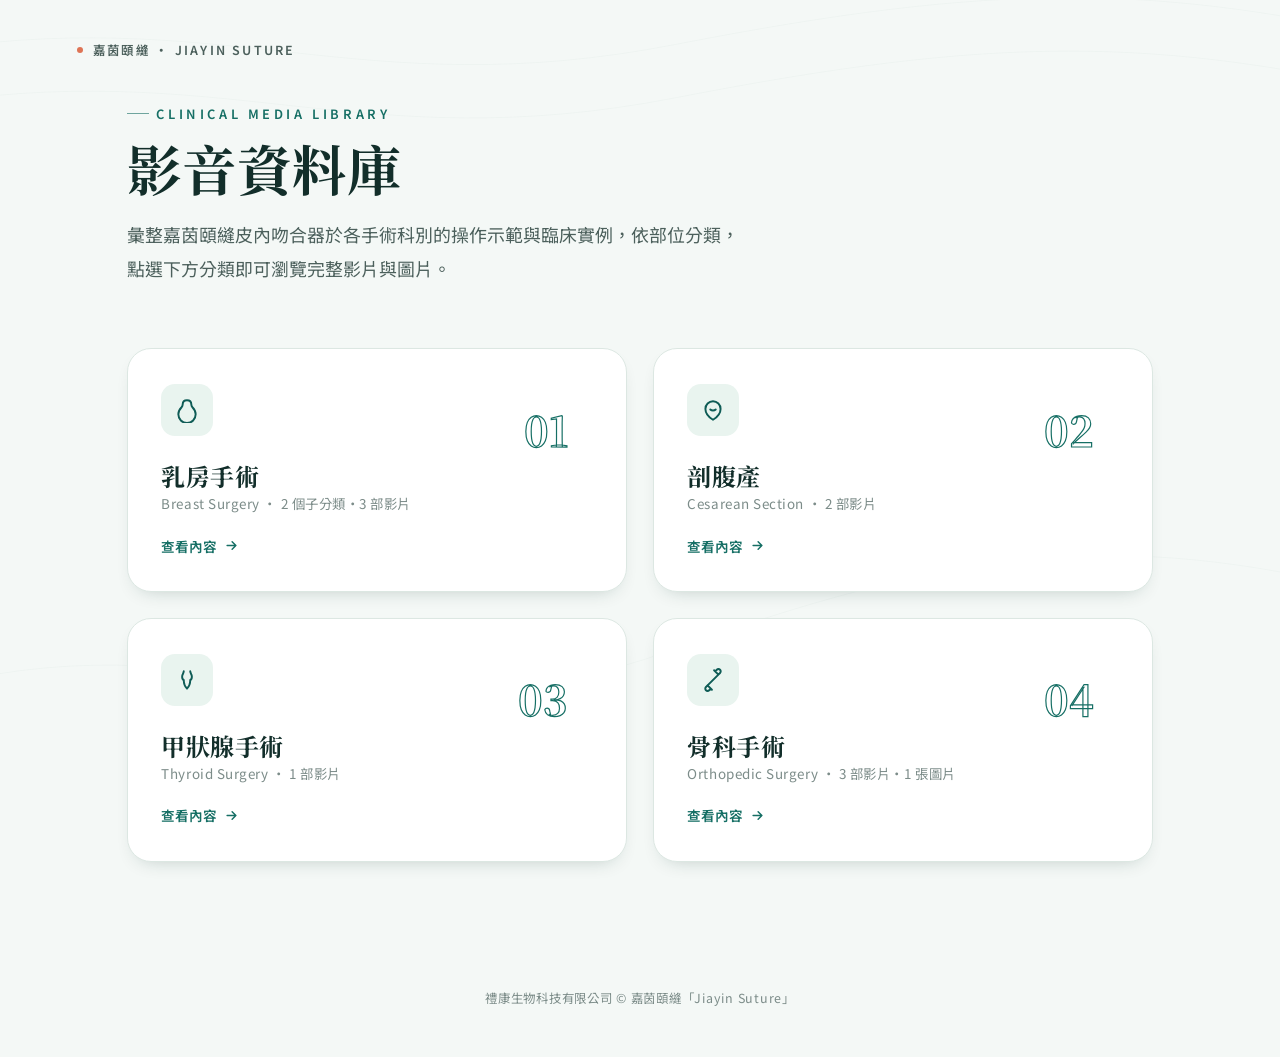
<file: index.html>
<!DOCTYPE html>
<html lang="zh-Hant">
<head>
<meta charset="UTF-8">
<meta name="viewport" content="width=device-width, initial-scale=1.0">
<title>嘉茵頤縫 影音資料庫｜臨床示範與案例</title>
<meta name="description" content="嘉茵頤縫 一次性可吸收釘皮內吻合器 — 臨床影音資料庫">
<link rel="preconnect" href="https://fonts.googleapis.com">
<link rel="preconnect" href="https://fonts.gstatic.com" crossorigin>
<link href="https://fonts.googleapis.com/css2?family=Noto+Serif+TC:wght@500;600;700;900&family=Noto+Sans+TC:wght@300;400;500;600;700&display=swap" rel="stylesheet">
<link rel="stylesheet" href="assets/css/style.css">
</head>
<body>

<svg class="bg-topo" viewBox="0 0 1440 900" preserveAspectRatio="xMidYMid slice" xmlns="http://www.w3.org/2000/svg">
  <g stroke="#0F5C56" stroke-opacity="0.06" fill="none" stroke-width="1">
    <path d="M-100,120 C 250,60 400,180 760,110 S 1300,40 1600,110"/>
    <path d="M-100,60 C 250,0 400,120 760,50 S 1300,-20 1600,50"/>
    <path d="M-100,780 C 250,680 400,860 760,730 S 1300,600 1600,680"/>
  </g>
</svg>

<header class="site-header">
  <div class="brandmark"><span class="dot"></span> 嘉茵頤縫 · JIAYIN SUTURE</div>
</header>

<section class="hero">
  <div class="eyebrow">Clinical Media Library</div>
  <h1>影音資料庫</h1>
  <p class="lead">彙整嘉茵頤縫皮內吻合器於各手術科別的操作示範與臨床實例，依部位分類，點選下方分類即可瀏覽完整影片與圖片。</p>
</section>

<main class="cat-grid">

  <a class="cat-card" href="breast/">
    <div class="num">01</div>
    <div class="icon">
      <svg viewBox="0 0 24 24" fill="none" stroke="currentColor" stroke-width="1.8" stroke-linecap="round" stroke-linejoin="round"><path d="M12 3c-2.5 0-4 1.6-4 4 0 1-.3 1.8-1 2.5C5.5 11 4 13 4 16a8 8 0 0 0 16 0c0-3-1.5-5-3-6.5-.7-.7-1-1.5-1-2.5 0-2.4-1.5-4-4-4Z"/></svg>
    </div>
    <div>
      <h2>乳房手術</h2>
      <div class="meta">Breast Surgery · 2 個子分類・3 部影片</div>
    </div>
    <div class="cta">查看內容 <svg viewBox="0 0 24 24" fill="none" stroke="currentColor" stroke-width="2.4" stroke-linecap="round" stroke-linejoin="round"><path d="M5 12h14M13 6l6 6-6 6"/></svg></div>
  </a>

  <a class="cat-card" href="cesarean/">
    <div class="num">02</div>
    <div class="icon">
      <svg viewBox="0 0 24 24" fill="none" stroke="currentColor" stroke-width="1.8" stroke-linecap="round" stroke-linejoin="round"><path d="M12 21c-4-2.5-7-6-7-10a7 7 0 0 1 14 0c0 4-3 7.5-7 10Z"/><path d="M9.5 11.5c.8.8 1.4 1 2.5 1s1.7-.2 2.5-1"/></svg>
    </div>
    <div>
      <h2>剖腹產</h2>
      <div class="meta">Cesarean Section · 2 部影片</div>
    </div>
    <div class="cta">查看內容 <svg viewBox="0 0 24 24" fill="none" stroke="currentColor" stroke-width="2.4" stroke-linecap="round" stroke-linejoin="round"><path d="M5 12h14M13 6l6 6-6 6"/></svg></div>
  </a>

  <a class="cat-card" href="thyroid/">
    <div class="num">03</div>
    <div class="icon">
      <svg viewBox="0 0 24 24" fill="none" stroke="currentColor" stroke-width="1.8" stroke-linecap="round" stroke-linejoin="round"><path d="M9 4c0 2-1.5 2.5-1.5 5S9 12 9 12M15 4c0 2 1.5 2.5 1.5 5S15 12 15 12M9 12c0 4 1 6 3 8 2-2 3-4 3-8"/></svg>
    </div>
    <div>
      <h2>甲狀腺手術</h2>
      <div class="meta">Thyroid Surgery · 1 部影片</div>
    </div>
    <div class="cta">查看內容 <svg viewBox="0 0 24 24" fill="none" stroke="currentColor" stroke-width="2.4" stroke-linecap="round" stroke-linejoin="round"><path d="M5 12h14M13 6l6 6-6 6"/></svg></div>
  </a>

  <a class="cat-card" href="ortho/">
    <div class="num">04</div>
    <div class="icon">
      <svg viewBox="0 0 24 24" fill="none" stroke="currentColor" stroke-width="1.8" stroke-linecap="round" stroke-linejoin="round"><path d="M7 17 17 7M14 4l1.5-1.5a2.1 2.1 0 0 1 3 3L17 7l-4-4Z"/><path d="M10 20 8.5 21.5a2.1 2.1 0 0 1-3-3L7 17l4 4Z"/></svg>
    </div>
    <div>
      <h2>骨科手術</h2>
      <div class="meta">Orthopedic Surgery · 3 部影片・1 張圖片</div>
    </div>
    <div class="cta">查看內容 <svg viewBox="0 0 24 24" fill="none" stroke="currentColor" stroke-width="2.4" stroke-linecap="round" stroke-linejoin="round"><path d="M5 12h14M13 6l6 6-6 6"/></svg></div>
  </a>

</main>

<footer class="site-footer">禮康生物科技有限公司 © 嘉茵頤縫「Jiayin Suture」</footer>

</body>
</html>
</file>
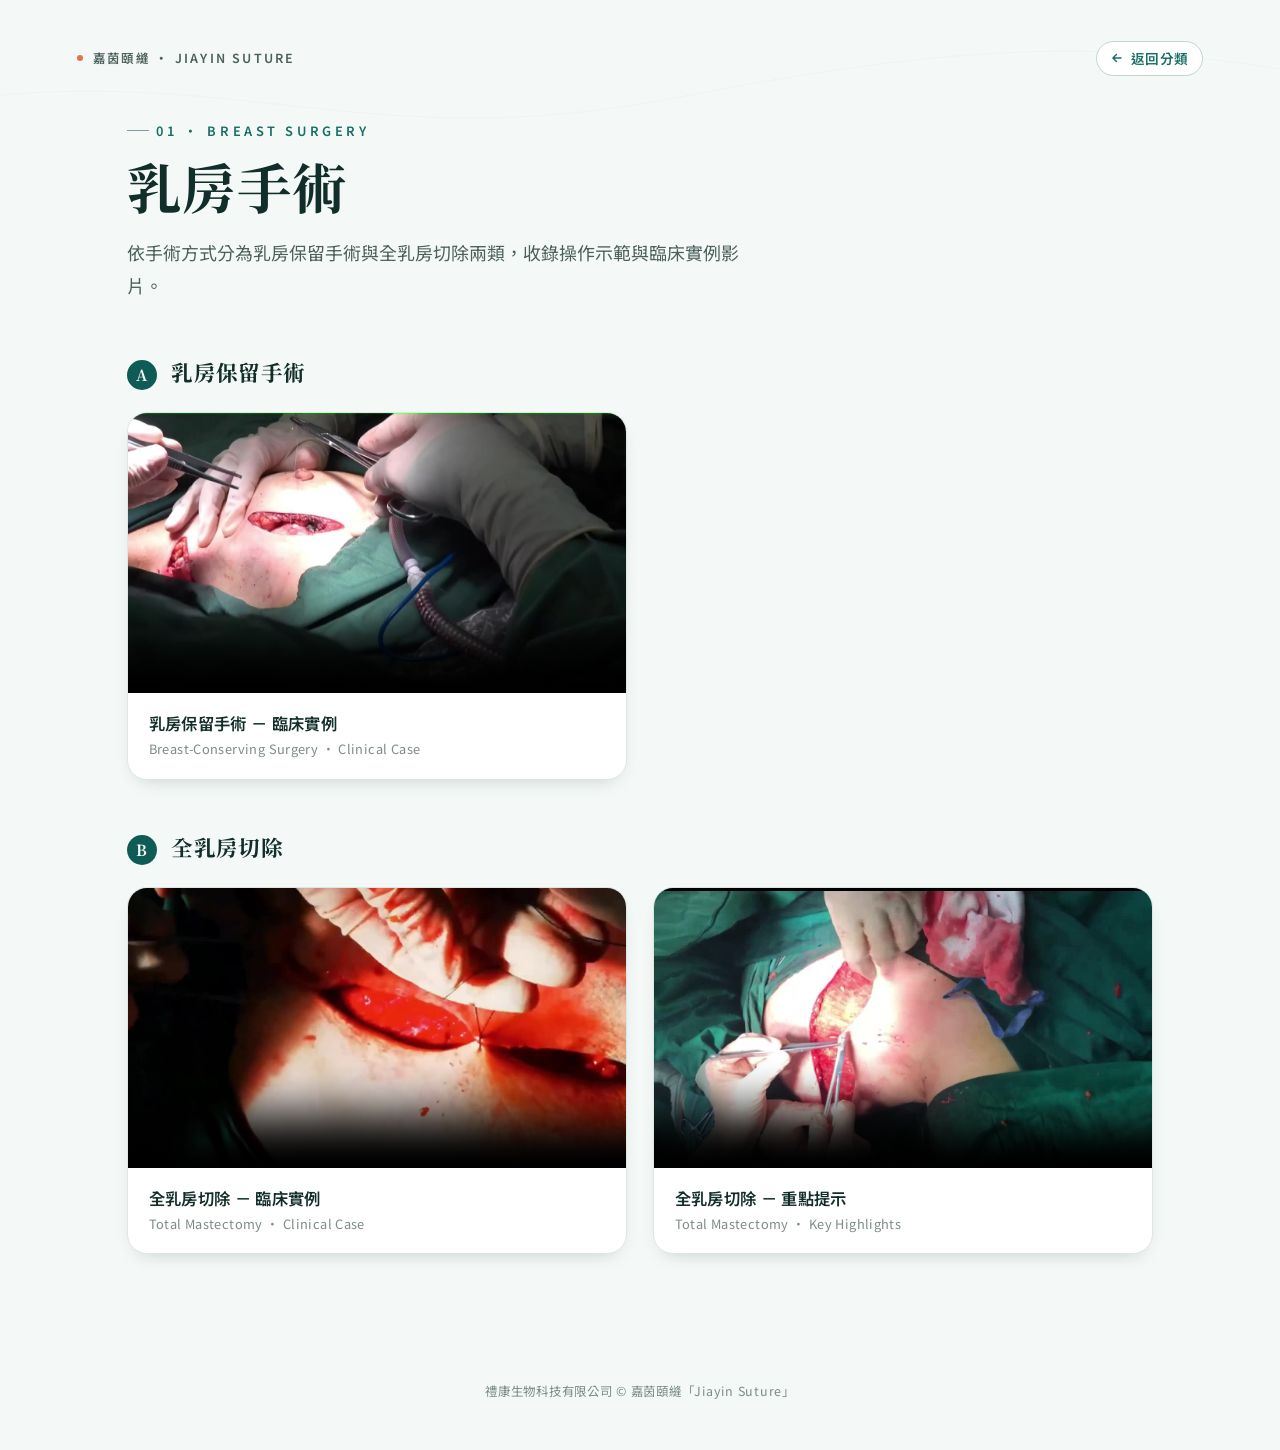
<file: breast/index.html>
<!DOCTYPE html>
<html lang="zh-Hant">
<head>
<meta charset="UTF-8">
<meta name="viewport" content="width=device-width, initial-scale=1.0">
<title>乳房手術｜嘉茵頤縫 影音資料庫</title>
<link rel="preconnect" href="https://fonts.googleapis.com">
<link rel="preconnect" href="https://fonts.gstatic.com" crossorigin>
<link href="https://fonts.googleapis.com/css2?family=Noto+Serif+TC:wght@500;600;700;900&family=Noto+Sans+TC:wght@300;400;500;600;700&display=swap" rel="stylesheet">
<link rel="stylesheet" href="../assets/css/style.css">
</head>
<body>

<svg class="bg-topo" viewBox="0 0 1440 900" preserveAspectRatio="xMidYMid slice" xmlns="http://www.w3.org/2000/svg">
  <g stroke="#0F5C56" stroke-opacity="0.06" fill="none" stroke-width="1">
    <path d="M-100,120 C 250,60 400,180 760,110 S 1300,40 1600,110"/>
  </g>
</svg>

<header class="site-header">
  <div class="brandmark"><span class="dot"></span> 嘉茵頤縫 · JIAYIN SUTURE</div>
  <a class="back-link" href="../"><svg viewBox="0 0 24 24" fill="none" stroke="currentColor" stroke-width="2.4" stroke-linecap="round" stroke-linejoin="round"><path d="M19 12H5M11 6l-6 6 6 6"/></svg> 返回分類</a>
</header>

<section class="hero">
  <div class="eyebrow">01 · Breast Surgery</div>
  <h1>乳房手術</h1>
  <p class="lead">依手術方式分為乳房保留手術與全乳房切除兩類，收錄操作示範與臨床實例影片。</p>
</section>

<main class="content">

  <div class="group">
    <div class="group-head"><span class="tag">A</span><h2>乳房保留手術</h2></div>
    <div class="media-grid">
      <div class="media-card">
        <div class="media-frame">
          <video controls preload="metadata" poster="../assets/img/posters/breast-conserving-clinical.jpg" playsinline>
            <source src="../assets/video/breast-conserving-clinical.mp4" type="video/mp4">
          </video>
        </div>
        <div class="media-body">
          <h3>乳房保留手術 － 臨床實例</h3>
          <div class="cap">Breast-Conserving Surgery · Clinical Case</div>
        </div>
      </div>
    </div>
  </div>

  <div class="group">
    <div class="group-head"><span class="tag">B</span><h2>全乳房切除</h2></div>
    <div class="media-grid">
      <div class="media-card">
        <div class="media-frame">
          <video controls preload="metadata" poster="../assets/img/posters/mastectomy-clinical.jpg" playsinline>
            <source src="../assets/video/mastectomy-clinical.mp4" type="video/mp4">
          </video>
        </div>
        <div class="media-body">
          <h3>全乳房切除 － 臨床實例</h3>
          <div class="cap">Total Mastectomy · Clinical Case</div>
        </div>
      </div>
      <div class="media-card">
        <div class="media-frame">
          <video controls preload="metadata" poster="../assets/img/posters/mastectomy-highlights.jpg" playsinline>
            <source src="../assets/video/mastectomy-highlights.mp4" type="video/mp4">
          </video>
        </div>
        <div class="media-body">
          <h3>全乳房切除 － 重點提示</h3>
          <div class="cap">Total Mastectomy · Key Highlights</div>
        </div>
      </div>
    </div>
  </div>

</main>

<footer class="site-footer">禮康生物科技有限公司 © 嘉茵頤縫「Jiayin Suture」</footer>

</body>
</html>
</file>
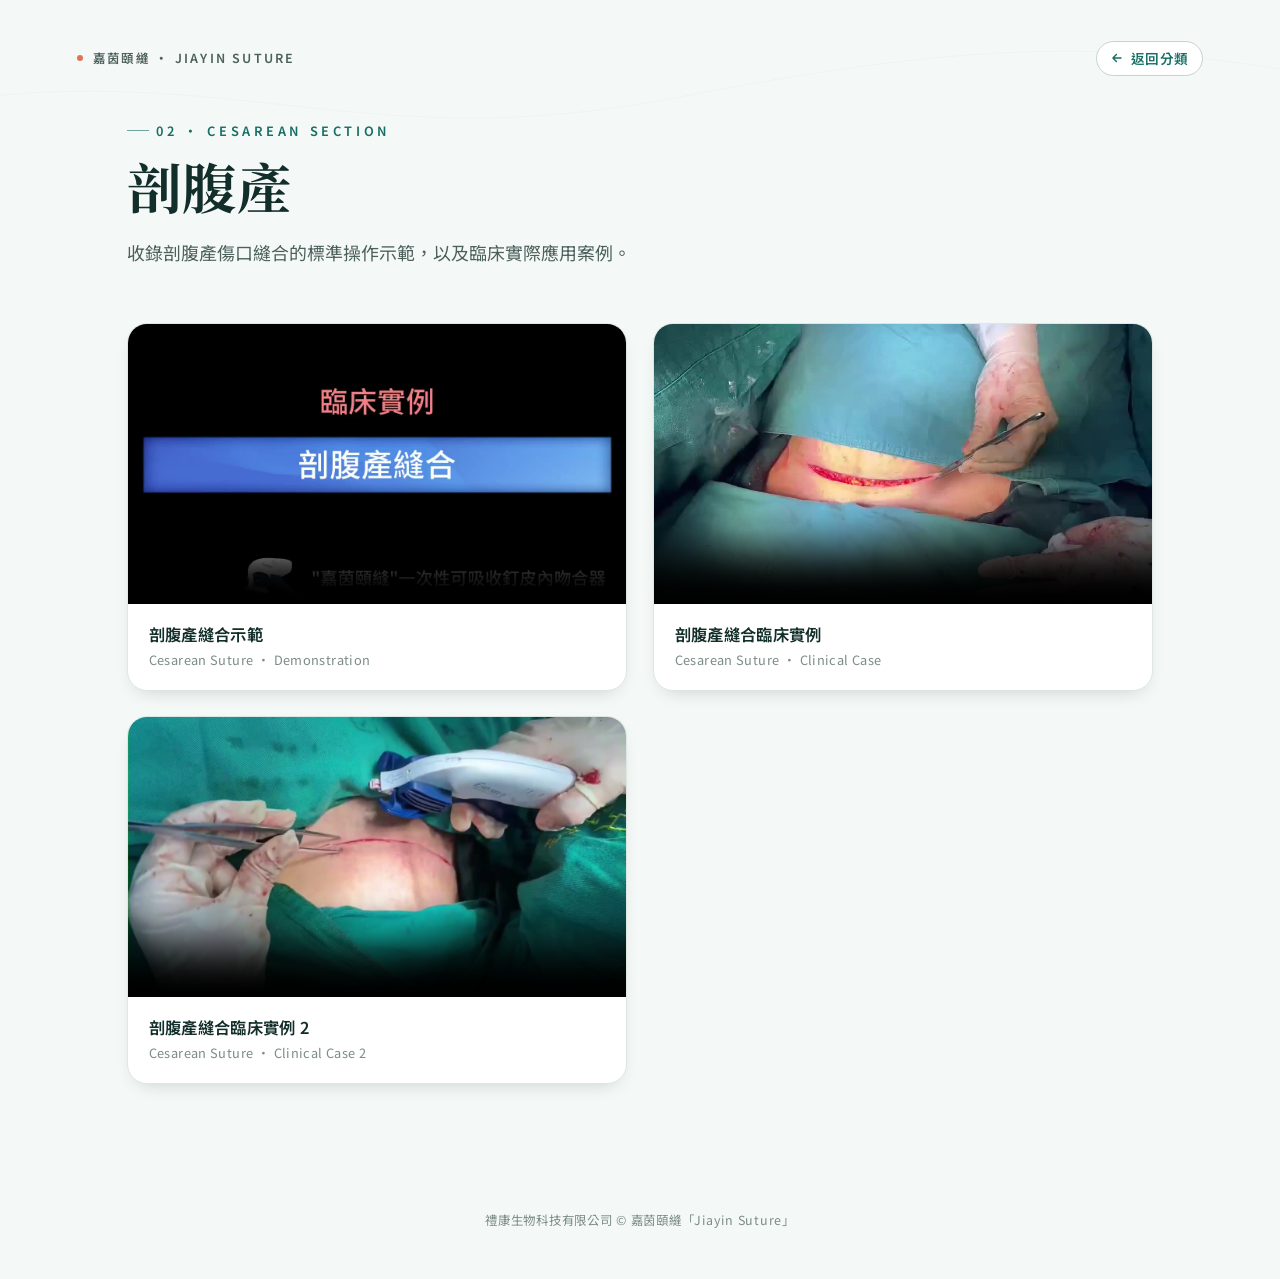
<file: cesarean/index.html>
<!DOCTYPE html>
<html lang="zh-Hant">
<head>
<meta charset="UTF-8">
<meta name="viewport" content="width=device-width, initial-scale=1.0">
<title>剖腹產｜嘉茵頤縫 影音資料庫</title>
<link rel="preconnect" href="https://fonts.googleapis.com">
<link rel="preconnect" href="https://fonts.gstatic.com" crossorigin>
<link href="https://fonts.googleapis.com/css2?family=Noto+Serif+TC:wght@500;600;700;900&family=Noto+Sans+TC:wght@300;400;500;600;700&display=swap" rel="stylesheet">
<link rel="stylesheet" href="../assets/css/style.css">
</head>
<body>

<svg class="bg-topo" viewBox="0 0 1440 900" preserveAspectRatio="xMidYMid slice" xmlns="http://www.w3.org/2000/svg">
  <g stroke="#0F5C56" stroke-opacity="0.06" fill="none" stroke-width="1">
    <path d="M-100,120 C 250,60 400,180 760,110 S 1300,40 1600,110"/>
  </g>
</svg>

<header class="site-header">
  <div class="brandmark"><span class="dot"></span> 嘉茵頤縫 · JIAYIN SUTURE</div>
  <a class="back-link" href="../"><svg viewBox="0 0 24 24" fill="none" stroke="currentColor" stroke-width="2.4" stroke-linecap="round" stroke-linejoin="round"><path d="M19 12H5M11 6l-6 6 6 6"/></svg> 返回分類</a>
</header>

<section class="hero">
  <div class="eyebrow">02 · Cesarean Section</div>
  <h1>剖腹產</h1>
  <p class="lead">收錄剖腹產傷口縫合的標準操作示範，以及臨床實際應用案例。</p>
</section>

<main class="content">
  <div class="group">
    <div class="media-grid">
      <div class="media-card">
        <div class="media-frame">
          <video controls preload="metadata" poster="../assets/img/posters/cesarean-demo.jpg" playsinline>
            <source src="../assets/video/cesarean-demo.mp4" type="video/mp4">
          </video>
        </div>
        <div class="media-body">
          <h3>剖腹產縫合示範</h3>
          <div class="cap">Cesarean Suture · Demonstration</div>
        </div>
      </div>
      <div class="media-card">
        <div class="media-frame">
          <video controls preload="metadata" poster="../assets/img/posters/cesarean-clinical.jpg" playsinline>
            <source src="../assets/video/cesarean-clinical.mp4" type="video/mp4">
          </video>
        </div>
        <div class="media-body">
          <h3>剖腹產縫合臨床實例</h3>
          <div class="cap">Cesarean Suture · Clinical Case</div>
        </div>
      </div>
      <div class="media-card">
        <div class="media-frame">
          <video controls preload="metadata" poster="../assets/img/posters/cesarean-suture.jpg" playsinline>
            <source src="../assets/video/cesarean-suture.mp4" type="video/mp4">
          </video>
        </div>
        <div class="media-body">
          <h3>剖腹產縫合臨床實例 2</h3>
          <div class="cap">Cesarean Suture · Clinical Case 2</div>
        </div>
      </div>
    </div>
  </div>
</main>

<footer class="site-footer">禮康生物科技有限公司 © 嘉茵頤縫「Jiayin Suture」</footer>

</body>
</html>
</file>
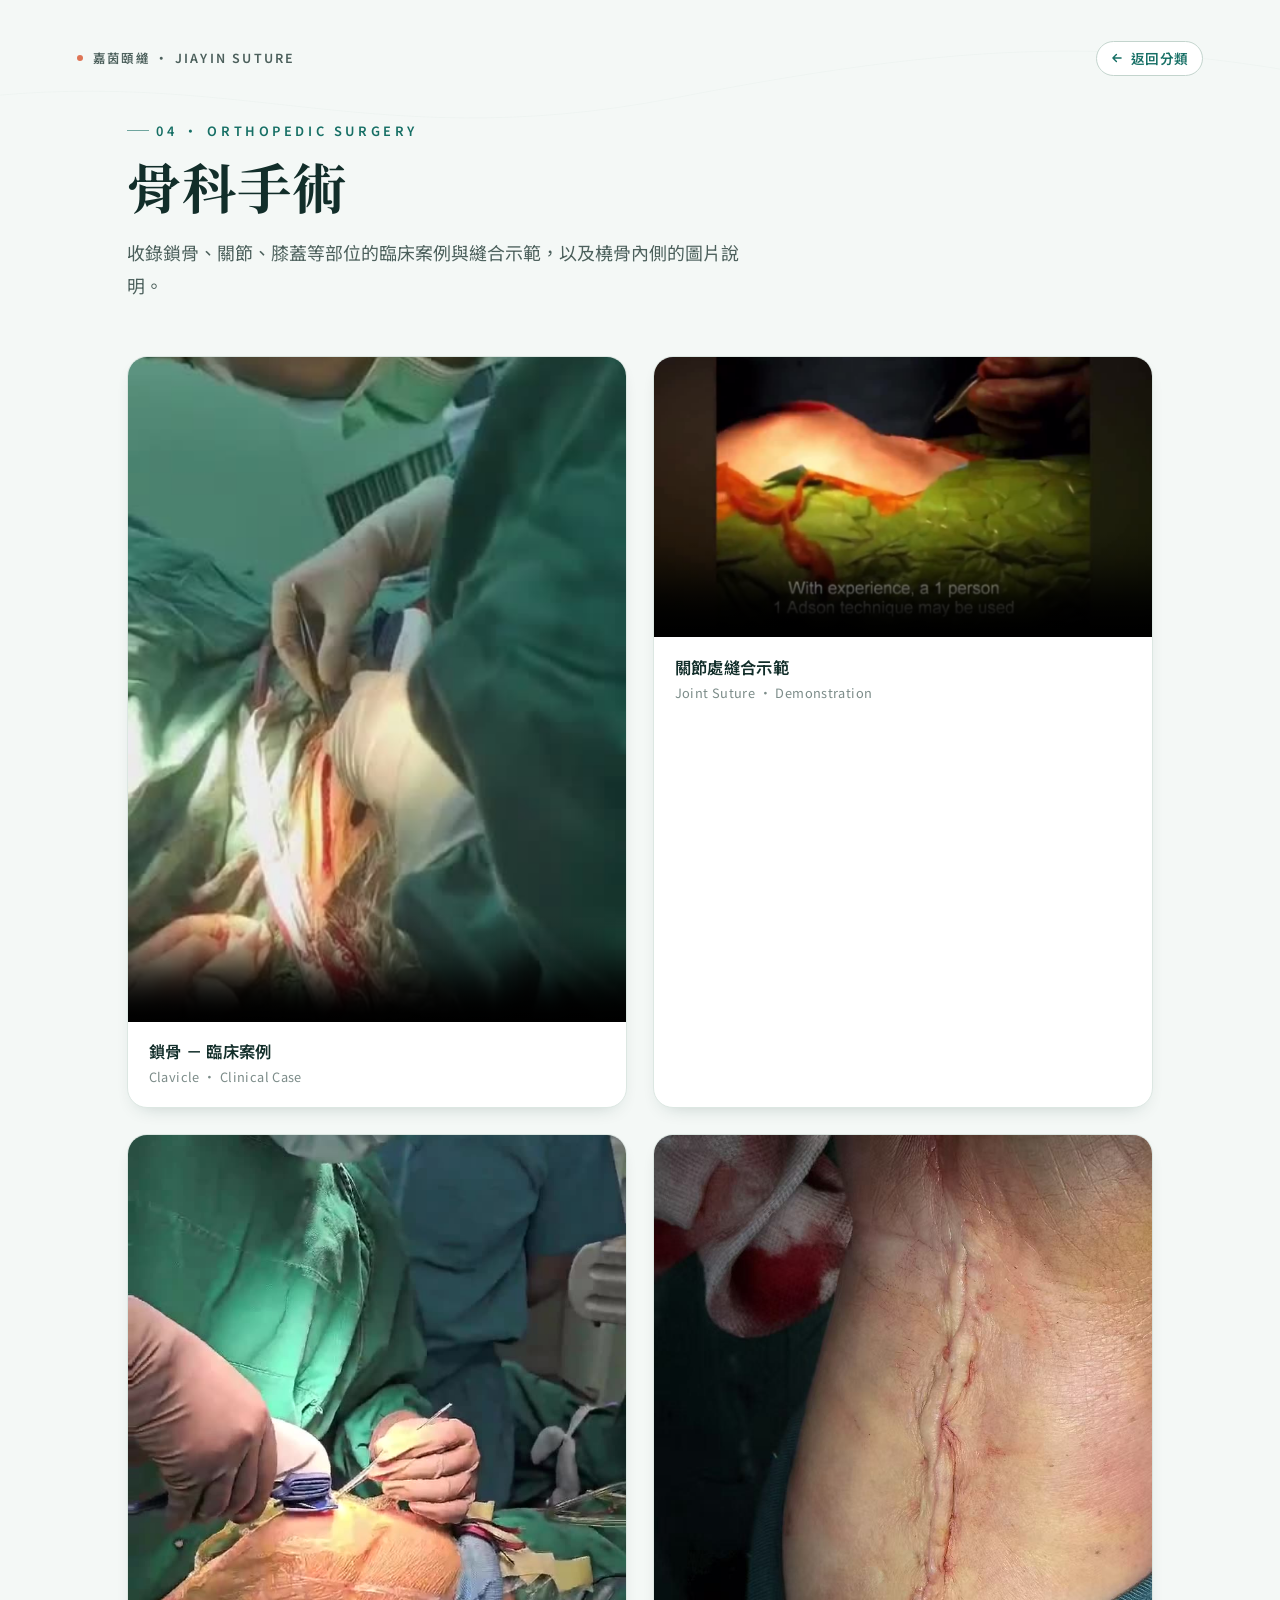
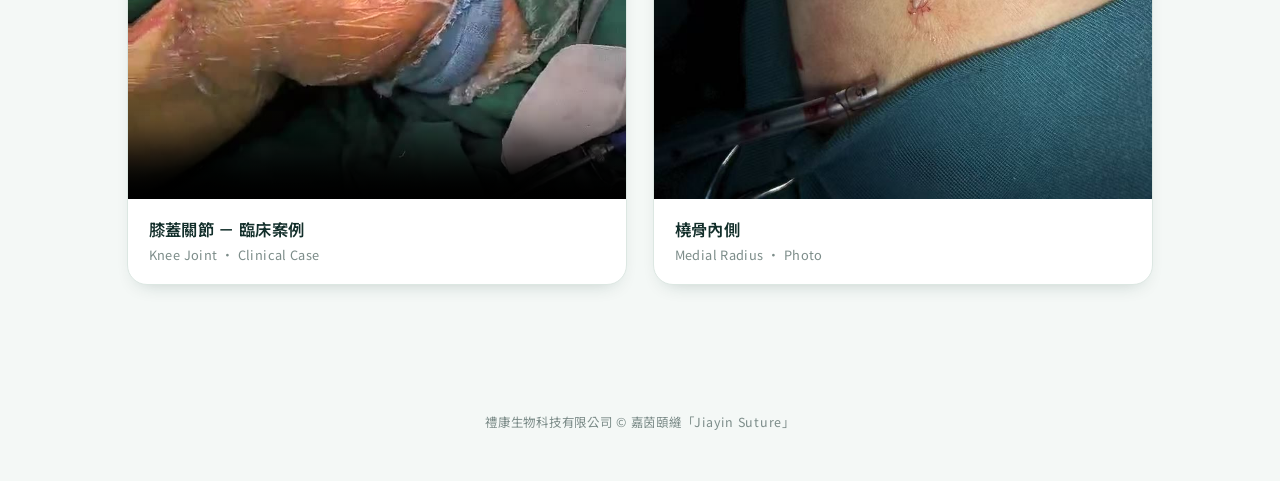
<file: ortho/index.html>
<!DOCTYPE html>
<html lang="zh-Hant">
<head>
<meta charset="UTF-8">
<meta name="viewport" content="width=device-width, initial-scale=1.0">
<title>骨科手術｜嘉茵頤縫 影音資料庫</title>
<link rel="preconnect" href="https://fonts.googleapis.com">
<link rel="preconnect" href="https://fonts.gstatic.com" crossorigin>
<link href="https://fonts.googleapis.com/css2?family=Noto+Serif+TC:wght@500;600;700;900&family=Noto+Sans+TC:wght@300;400;500;600;700&display=swap" rel="stylesheet">
<link rel="stylesheet" href="../assets/css/style.css">
</head>
<body>

<svg class="bg-topo" viewBox="0 0 1440 900" preserveAspectRatio="xMidYMid slice" xmlns="http://www.w3.org/2000/svg">
  <g stroke="#0F5C56" stroke-opacity="0.06" fill="none" stroke-width="1">
    <path d="M-100,120 C 250,60 400,180 760,110 S 1300,40 1600,110"/>
  </g>
</svg>

<header class="site-header">
  <div class="brandmark"><span class="dot"></span> 嘉茵頤縫 · JIAYIN SUTURE</div>
  <a class="back-link" href="../"><svg viewBox="0 0 24 24" fill="none" stroke="currentColor" stroke-width="2.4" stroke-linecap="round" stroke-linejoin="round"><path d="M19 12H5M11 6l-6 6 6 6"/></svg> 返回分類</a>
</header>

<section class="hero">
  <div class="eyebrow">04 · Orthopedic Surgery</div>
  <h1>骨科手術</h1>
  <p class="lead">收錄鎖骨、關節、膝蓋等部位的臨床案例與縫合示範，以及橈骨內側的圖片說明。</p>
</section>

<main class="content">
  <div class="group">
    <div class="media-grid">

      <div class="media-card">
        <div class="media-frame portrait">
          <video controls preload="metadata" poster="../assets/img/posters/clavicle-clinical.jpg" playsinline>
            <source src="../assets/video/clavicle-clinical.mp4" type="video/mp4">
          </video>
        </div>
        <div class="media-body">
          <h3>鎖骨 － 臨床案例</h3>
          <div class="cap">Clavicle · Clinical Case</div>
        </div>
      </div>

      <div class="media-card">
        <div class="media-frame">
          <video controls preload="metadata" poster="../assets/img/posters/joint-suture-demo.jpg" playsinline>
            <source src="../assets/video/joint-suture-demo.mp4" type="video/mp4">
          </video>
        </div>
        <div class="media-body">
          <h3>關節處縫合示範</h3>
          <div class="cap">Joint Suture · Demonstration</div>
        </div>
      </div>

      <div class="media-card">
        <div class="media-frame portrait">
          <video controls preload="metadata" poster="../assets/img/posters/knee-clinical.jpg" playsinline>
            <source src="../assets/video/knee-clinical.mp4" type="video/mp4">
          </video>
        </div>
        <div class="media-body">
          <h3>膝蓋關節 － 臨床案例</h3>
          <div class="cap">Knee Joint · Clinical Case</div>
        </div>
      </div>

      <div class="media-card">
        <div class="media-frame portrait">
          <img src="../assets/img/radius-medial.jpg" alt="橈骨內側">
        </div>
        <div class="media-body">
          <h3>橈骨內側</h3>
          <div class="cap">Medial Radius · Photo</div>
        </div>
      </div>

    </div>
  </div>
</main>

<footer class="site-footer">禮康生物科技有限公司 © 嘉茵頤縫「Jiayin Suture」</footer>

</body>
</html>
</file>
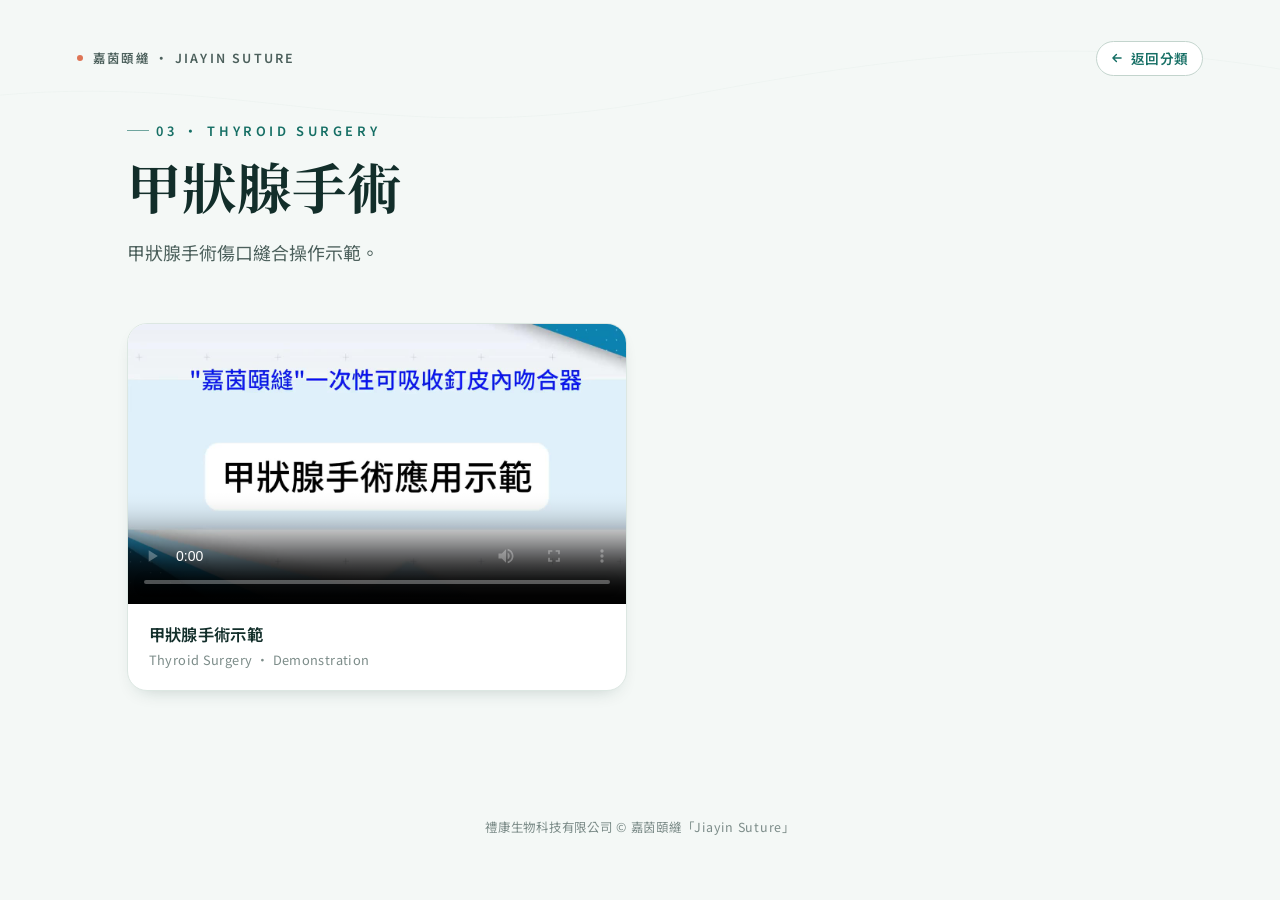
<file: thyroid/index.html>
<!DOCTYPE html>
<html lang="zh-Hant">
<head>
<meta charset="UTF-8">
<meta name="viewport" content="width=device-width, initial-scale=1.0">
<title>甲狀腺手術｜嘉茵頤縫 影音資料庫</title>
<link rel="preconnect" href="https://fonts.googleapis.com">
<link rel="preconnect" href="https://fonts.gstatic.com" crossorigin>
<link href="https://fonts.googleapis.com/css2?family=Noto+Serif+TC:wght@500;600;700;900&family=Noto+Sans+TC:wght@300;400;500;600;700&display=swap" rel="stylesheet">
<link rel="stylesheet" href="../assets/css/style.css">
</head>
<body>

<svg class="bg-topo" viewBox="0 0 1440 900" preserveAspectRatio="xMidYMid slice" xmlns="http://www.w3.org/2000/svg">
  <g stroke="#0F5C56" stroke-opacity="0.06" fill="none" stroke-width="1">
    <path d="M-100,120 C 250,60 400,180 760,110 S 1300,40 1600,110"/>
  </g>
</svg>

<header class="site-header">
  <div class="brandmark"><span class="dot"></span> 嘉茵頤縫 · JIAYIN SUTURE</div>
  <a class="back-link" href="../"><svg viewBox="0 0 24 24" fill="none" stroke="currentColor" stroke-width="2.4" stroke-linecap="round" stroke-linejoin="round"><path d="M19 12H5M11 6l-6 6 6 6"/></svg> 返回分類</a>
</header>

<section class="hero">
  <div class="eyebrow">03 · Thyroid Surgery</div>
  <h1>甲狀腺手術</h1>
  <p class="lead">甲狀腺手術傷口縫合操作示範。</p>
</section>

<main class="content">
  <div class="group">
    <div class="media-grid">
      <div class="media-card">
        <div class="media-frame">
          <video controls preload="metadata" poster="../assets/img/posters/thyroid-demo.jpg" playsinline>
            <source src="../assets/video/thyroid-demo.mp4" type="video/mp4">
          </video>
        </div>
        <div class="media-body">
          <h3>甲狀腺手術示範</h3>
          <div class="cap">Thyroid Surgery · Demonstration</div>
        </div>
      </div>
    </div>
  </div>
</main>

<footer class="site-footer">禮康生物科技有限公司 © 嘉茵頤縫「Jiayin Suture」</footer>

</body>
</html>
</file>
<file: assets/css/style.css>
:root{
  --ink:#122E2A;
  --ink-soft:#4C605C;
  --ink-faint:#7C8C89;
  --paper:#F4F8F6;
  --paper-card:#FFFFFF;
  --teal-950:#0A2521;
  --teal-900:#0D3833;
  --teal-800:#0F5C56;
  --teal-700:#166F65;
  --teal-500:#1F9484;
  --mint-200:#D8ECE5;
  --mint-100:#E9F4EF;
  --coral:#DE7455;
  --coral-dark:#C05E42;
  --line:#DCE7E2;
  --line-strong:#C3D4CD;
  --shadow: 0 20px 50px -25px rgba(15,54,49,.35);
  --shadow-sm: 0 8px 20px -12px rgba(15,54,49,.3);
  --serif: 'Noto Serif TC', serif;
  --sans: 'Noto Sans TC', sans-serif;
}

*{ box-sizing:border-box; margin:0; padding:0; }
html{ scroll-behavior:smooth; }
body{
  font-family: var(--sans);
  color: var(--ink);
  background: var(--paper);
  -webkit-font-smoothing: antialiased;
  min-height:100vh;
}
::selection{ background: var(--coral); color:#fff; }
h1,h2,h3{ font-family: var(--serif); font-weight:700; letter-spacing:.02em; }
a{ color:inherit; text-decoration:none; }
img{ max-width:100%; display:block; }

/* ---------- topo texture (reused motif) ---------- */
.bg-topo{ position:fixed; inset:0; z-index:0; pointer-events:none; opacity:.5; }

/* ---------- header ---------- */
.site-header{
  position:relative; z-index:5;
  padding: 4.5vh 6vw 2vh;
  display:flex; align-items:center; justify-content:space-between; gap:1em; flex-wrap:wrap;
}
.brandmark{
  display:flex; align-items:center; gap:10px; font-size:.78rem; letter-spacing:.18em; color:var(--ink-soft);
  text-transform:uppercase; font-weight:600;
}
.brandmark span.dot{ width:6px;height:6px;border-radius:50%; background:var(--coral); display:inline-block; }
.back-link{
  display:inline-flex; align-items:center; gap:.5em; font-size:.85rem; font-weight:600;
  color:var(--teal-700); letter-spacing:.03em; padding:.5em 1em; border-radius:20px;
  border:1px solid var(--line-strong); background:var(--paper-card); transition:.2s;
}
.back-link:hover{ background:var(--mint-100); border-color:var(--teal-500); }
.back-link svg{ width:14px; height:14px; }

/* ---------- hero ---------- */
.hero{ position:relative; z-index:2; padding: 2vh 6vw 5vh; max-width:1180px; margin:0 auto; }
.eyebrow{
  display:inline-flex; align-items:center; gap:.6em;
  font-size:.8rem; font-weight:600; letter-spacing:.28em;
  color: var(--teal-700); text-transform:uppercase;
  margin-bottom: 1em;
}
.eyebrow::before{ content:""; width:22px; height:1px; background:currentColor; opacity:.6; }
.hero h1{ font-size:clamp(2rem,4.6vw,3.4rem); line-height:1.2; max-width:18ch; color:var(--ink); }
.hero p.lead{ margin-top:1em; font-size:clamp(1.02rem,1.4vw,1.2rem); line-height:1.85; color:var(--ink-soft); max-width:62ch; }

/* ---------- category grid (home) ---------- */
.cat-grid{
  position:relative; z-index:2;
  max-width:1180px; margin: 0 auto; padding: 2vh 6vw 10vh;
  display:grid; grid-template-columns: repeat(2,1fr); gap:1.6em;
}
@media (max-width:760px){ .cat-grid{ grid-template-columns:1fr; } }

.cat-card{
  position:relative; overflow:hidden;
  background: var(--paper-card); border:1px solid var(--line); border-radius:24px;
  padding: 2.2em 2.1em; box-shadow: var(--shadow-sm);
  display:flex; flex-direction:column; gap:1.4em; min-height:230px;
  transition: transform .28s ease, box-shadow .28s ease, border-color .28s ease;
}
.cat-card:hover{ transform:translateY(-4px); box-shadow:var(--shadow); border-color:var(--teal-500); }
.cat-card .icon{
  width:52px; height:52px; border-radius:14px; background:var(--mint-100);
  display:flex; align-items:center; justify-content:center; color:var(--teal-800);
}
.cat-card .icon svg{ width:26px; height:26px; }
.cat-card h2{ font-size:1.5rem; color:var(--ink); }
.cat-card .meta{ font-size:.84rem; color:var(--ink-faint); letter-spacing:.04em; }
.cat-card .cta{
  margin-top:auto; display:inline-flex; align-items:center; gap:.5em;
  font-size:.85rem; font-weight:600; color:var(--teal-700);
}
.cat-card .cta svg{ width:15px; height:15px; transition:transform .25s ease; }
.cat-card:hover .cta svg{ transform:translateX(4px); }
.cat-card .num{
  position:absolute; right:1.4em; top:1.2em; font-family:var(--serif); font-weight:700;
  font-size:2.6rem; color:var(--mint-200); -webkit-text-stroke:1.2px var(--teal-700); color:transparent;
}

/* ---------- content sections (subpages) ---------- */
.content{ position:relative; z-index:2; max-width:1180px; margin:0 auto; padding: 1vh 6vw 10vh; }
.group{ margin-top: 3.2em; }
.group:first-child{ margin-top:0; }
.group-head{ display:flex; align-items:baseline; gap:.9em; margin-bottom:1.4em; }
.group-head .tag{
  font-family:var(--serif); font-weight:700; font-size:.95rem; color:#fff; background:var(--teal-800);
  width:30px; height:30px; border-radius:50%; display:flex; align-items:center; justify-content:center; flex:none;
}
.group-head h2{ font-size:1.35rem; color:var(--ink); }

.media-grid{ display:grid; grid-template-columns:repeat(2,1fr); gap:1.6em; }
@media (max-width:760px){ .media-grid{ grid-template-columns:1fr; } }

.media-card{
  background:var(--paper-card); border:1px solid var(--line); border-radius:20px; overflow:hidden;
  box-shadow:var(--shadow-sm); display:flex; flex-direction:column;
}
.media-frame{ position:relative; aspect-ratio:16/9; background:#0c1f1c; overflow:hidden; }
.media-frame.portrait{ aspect-ratio:9/12; }
.media-frame video, .media-frame img{ width:100%; height:100%; object-fit:cover; display:block; }
.media-frame .img-tag{
  position:absolute; left:.9em; top:.9em; font-size:.7rem; letter-spacing:.08em; text-transform:uppercase;
  background:rgba(10,37,33,.72); color:#fff; padding:.3em .7em; border-radius:20px;
}
.media-body{ padding:1.1em 1.3em 1.3em; }
.media-body h3{ font-size:1.02rem; color:var(--ink); font-weight:600; font-family:var(--sans); }
.media-body .cap{ margin-top:.3em; font-size:.8rem; color:var(--ink-faint); letter-spacing:.03em; }

/* ---------- placeholder (awaiting upload) ---------- */
.media-frame.placeholder{
  display:flex; align-items:center; justify-content:center; flex-direction:column; gap:.6em;
  background: linear-gradient(150deg,var(--teal-950),var(--teal-900) 60%, var(--teal-800));
  color: rgba(255,255,255,.55);
}
.media-frame.placeholder svg{ width:34px; height:34px; opacity:.6; }
.media-frame.placeholder span{ font-size:.76rem; letter-spacing:.08em; color:rgba(255,255,255,.55); }

/* ---------- footer ---------- */
.site-footer{
  position:relative; z-index:2; text-align:center; padding: 3em 6vw 4em;
  font-size:.78rem; letter-spacing:.06em; color:var(--ink-faint);
}

@media (max-width:600px){
  .site-header{ padding: 4vh 6vw 1.5vh; }
}
</file>
